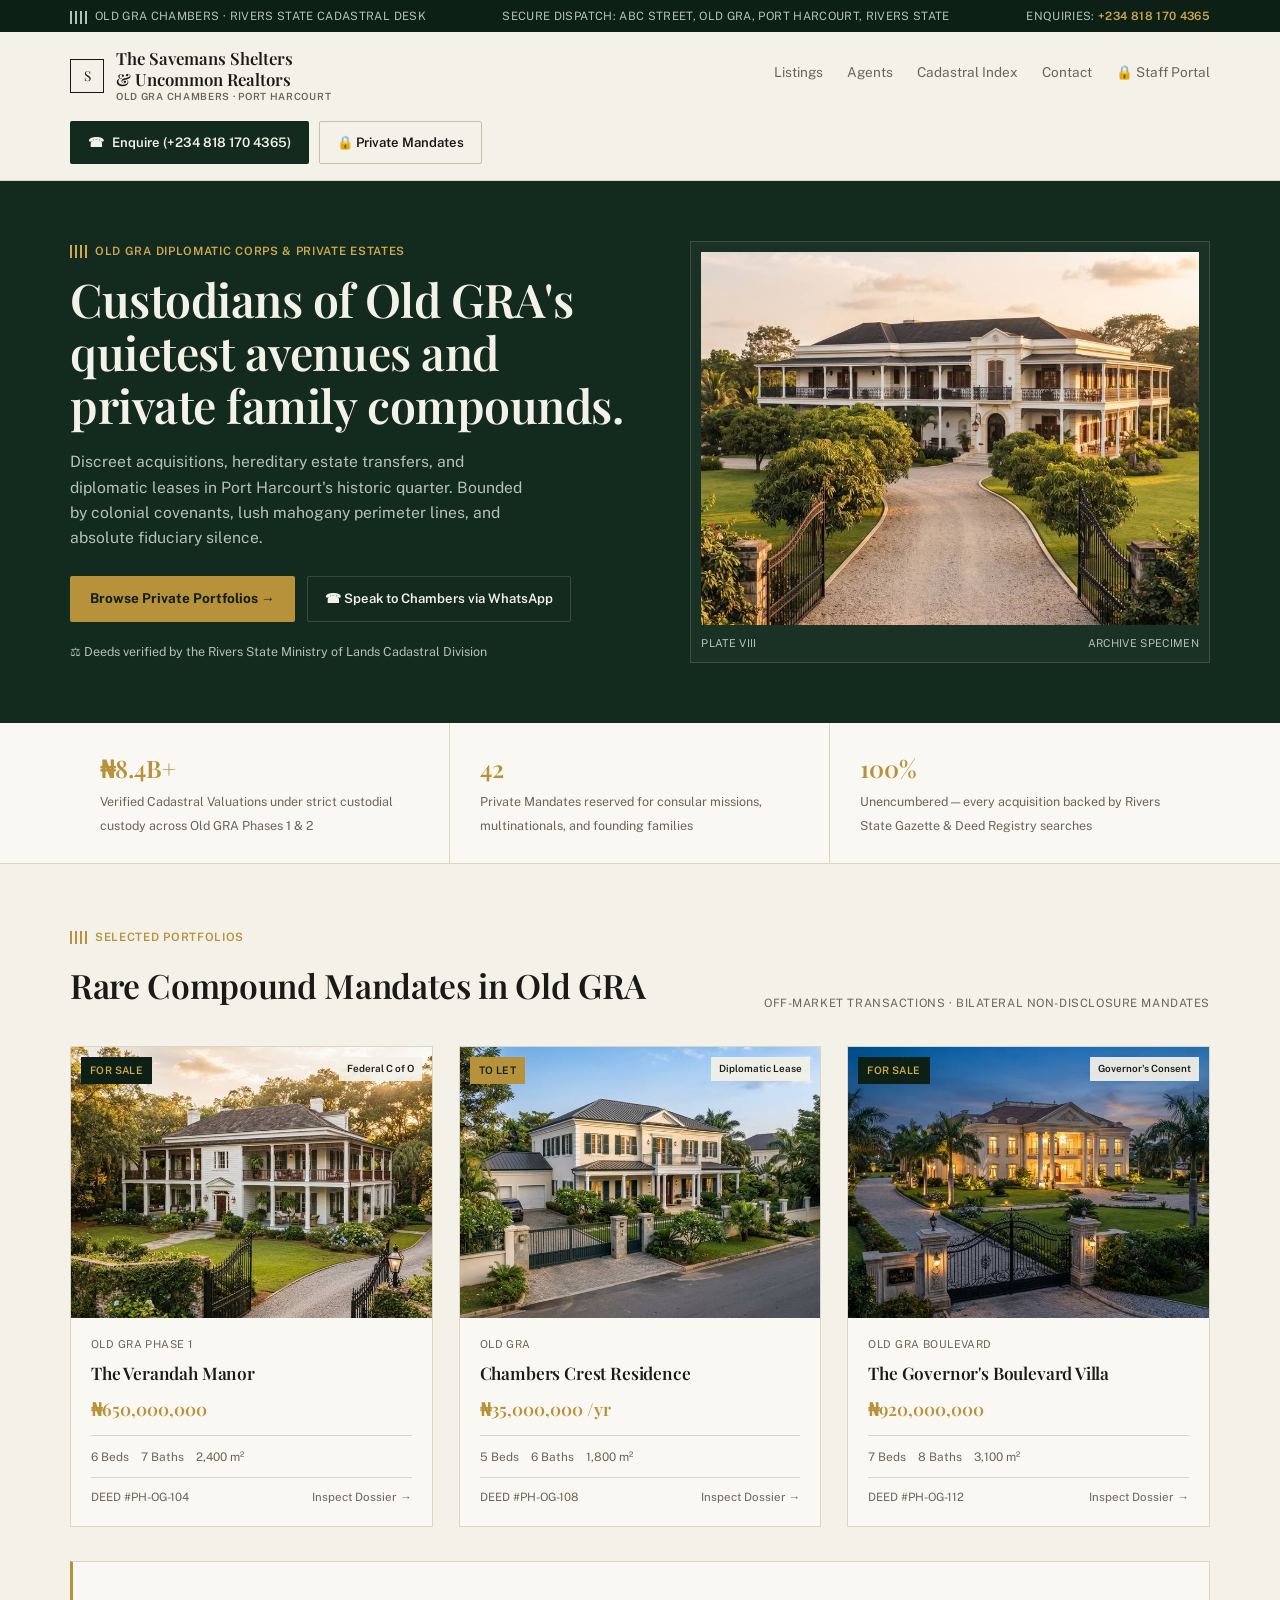
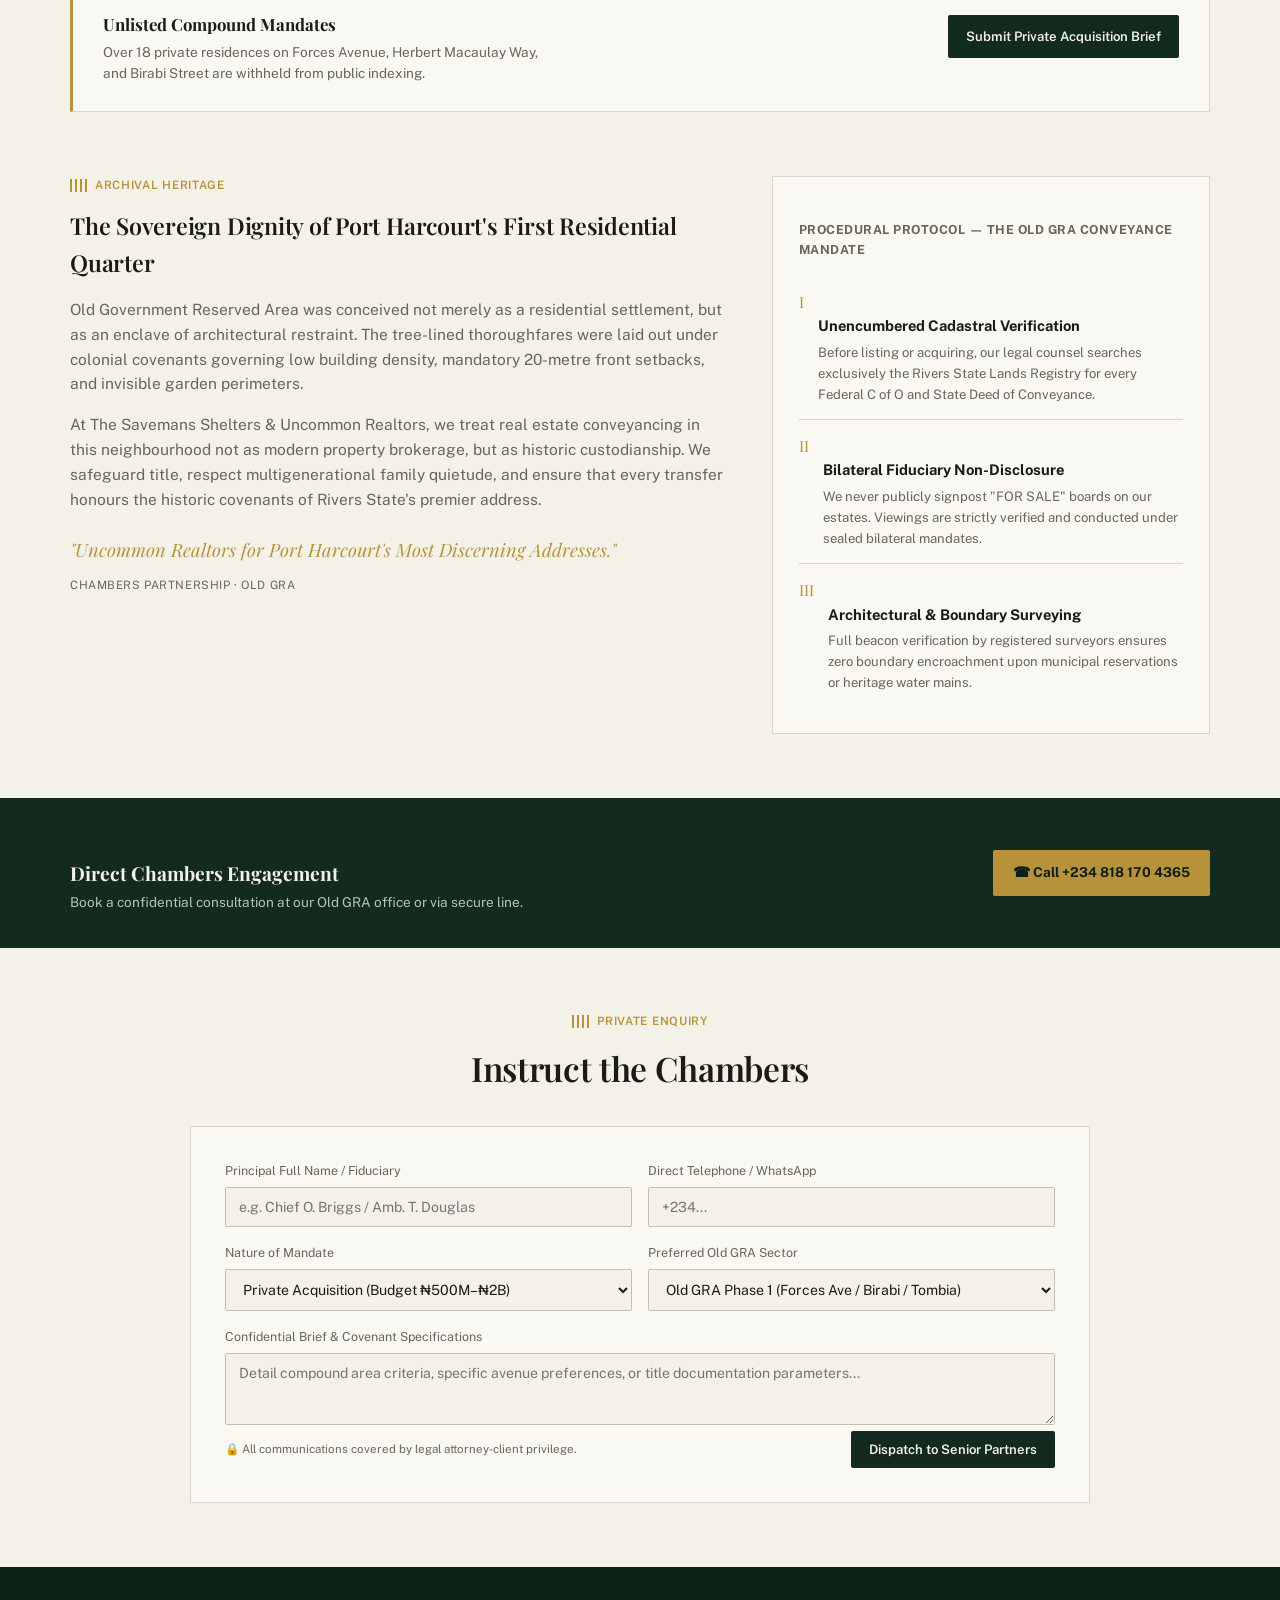
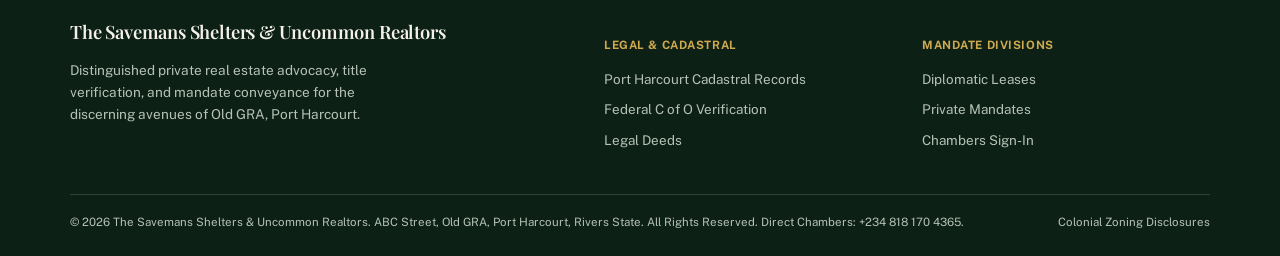
<file: index.html>
<!DOCTYPE html>
<html lang="en">
<head>
<meta charset="UTF-8">
<meta name="viewport" content="width=device-width, initial-scale=1.0">
<title>The Savemans Shelters &amp; Uncommon Realtors — Old GRA Chambers</title>
<link rel="preconnect" href="https://fonts.googleapis.com">
<link rel="preconnect" href="https://fonts.gstatic.com" crossorigin>
<link href="https://fonts.googleapis.com/css2?family=Playfair+Display:ital,wght@0,500;0,600;0,700;1,500&family=Public+Sans:wght@400;500;600;700&display=swap" rel="stylesheet">
<link rel="stylesheet" href="assets/style.css">
</head>
<body>
<div id="app"></div>
<script src="assets/app.js"></script>
<script>renderHome();</script>
</body>
</html>
</file>
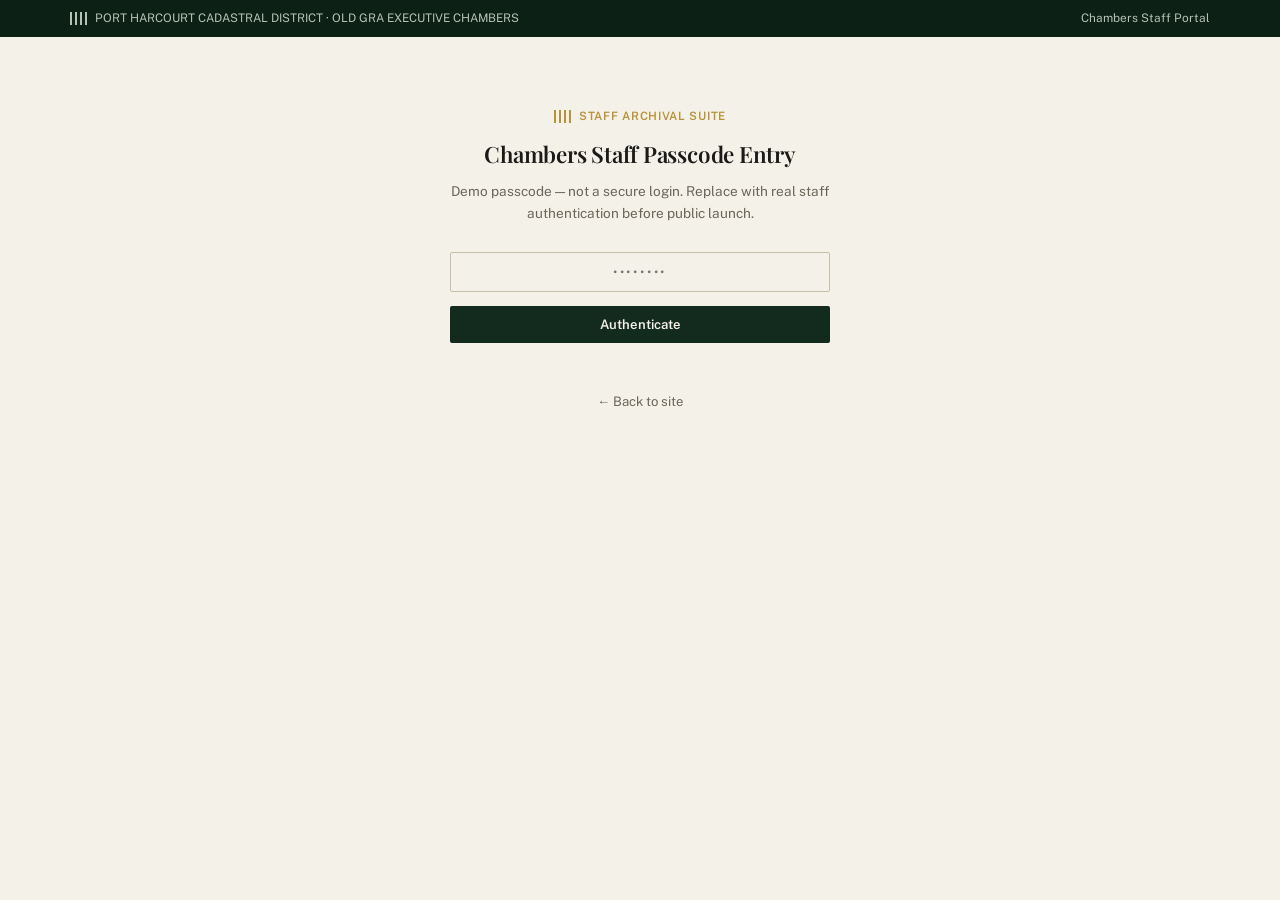
<file: admin-login.html>
<!DOCTYPE html>
<html lang="en">
<head>
<meta charset="UTF-8">
<meta name="viewport" content="width=device-width, initial-scale=1.0">
<title>Staff Portal — The Savemans Shelters &amp; Uncommon Realtors</title>
<link rel="preconnect" href="https://fonts.googleapis.com">
<link rel="preconnect" href="https://fonts.gstatic.com" crossorigin>
<link href="https://fonts.googleapis.com/css2?family=Playfair+Display:ital,wght@0,500;0,600;0,700;1,500&family=Public+Sans:wght@400;500;600;700&display=swap" rel="stylesheet">
<link rel="stylesheet" href="assets/style.css">
</head>
<body>
<div id="app"></div>
<script src="assets/app.js"></script>
<script>
  // Already signed in this session? Skip straight to the dashboard page.
  if(isAdmin()){ location.href = "admin.html"; }
  else { renderAdminLogin(); }
</script>
</body>
</html>
</file>
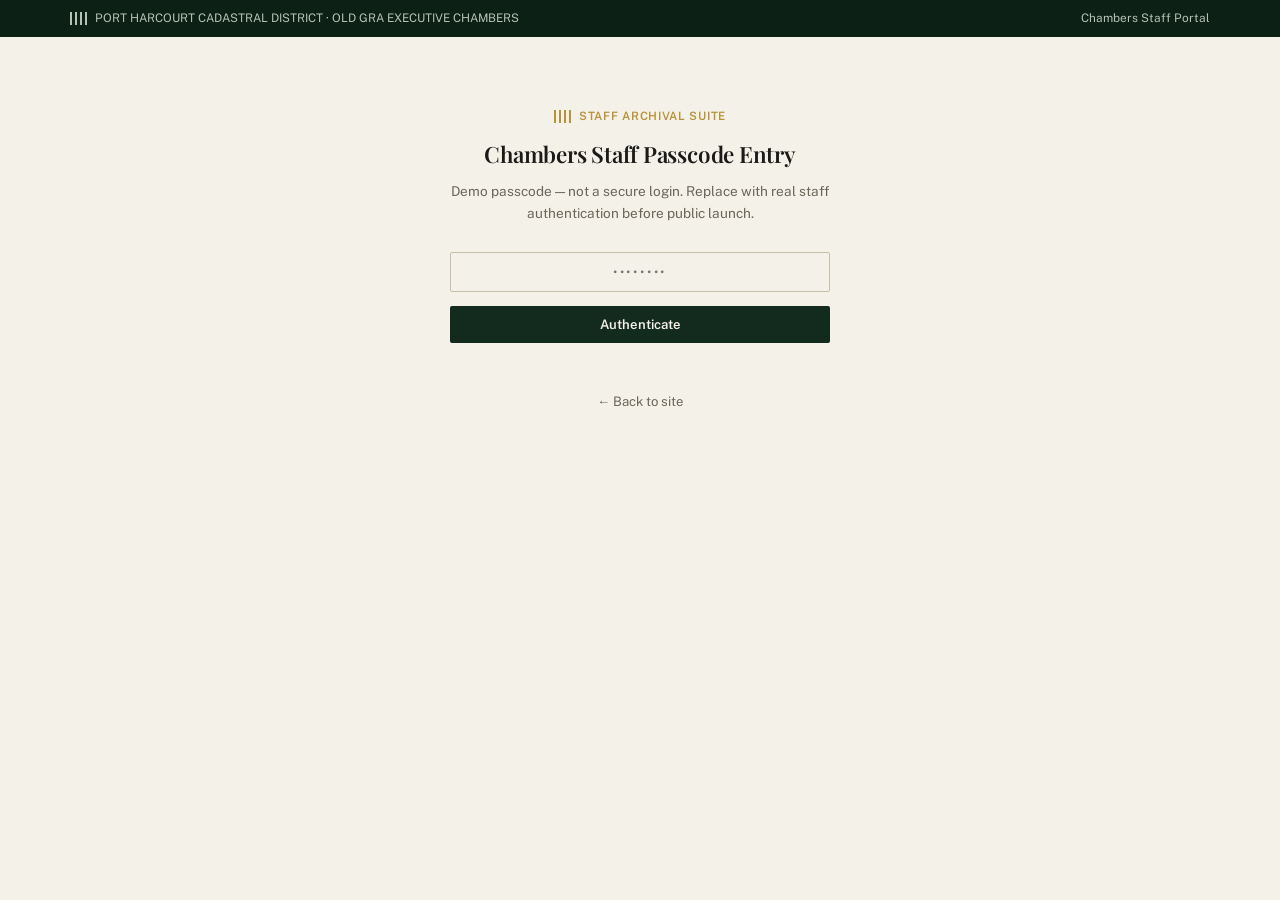
<file: admin.html>
<!DOCTYPE html>
<html lang="en">
<head>
<meta charset="UTF-8">
<meta name="viewport" content="width=device-width, initial-scale=1.0">
<title>Staff Dashboard — The Savemans Shelters &amp; Uncommon Realtors</title>
<link rel="preconnect" href="https://fonts.googleapis.com">
<link rel="preconnect" href="https://fonts.gstatic.com" crossorigin>
<link href="https://fonts.googleapis.com/css2?family=Playfair+Display:ital,wght@0,500;0,600;0,700;1,500&family=Public+Sans:wght@400;500;600;700&display=swap" rel="stylesheet">
<link rel="stylesheet" href="assets/style.css">
</head>
<body>
<div id="app"></div>
<script src="assets/app.js"></script>
<script>
  if(!isAdmin()){
    location.href = "admin-login.html";
  } else {
    var params = new URLSearchParams(location.search);
    var tab = params.get("tab");
    if(tab==="agents"){ renderAdminAgents(); } else { renderAdminListings(); }
  }
</script>
</body>
</html>
</file>
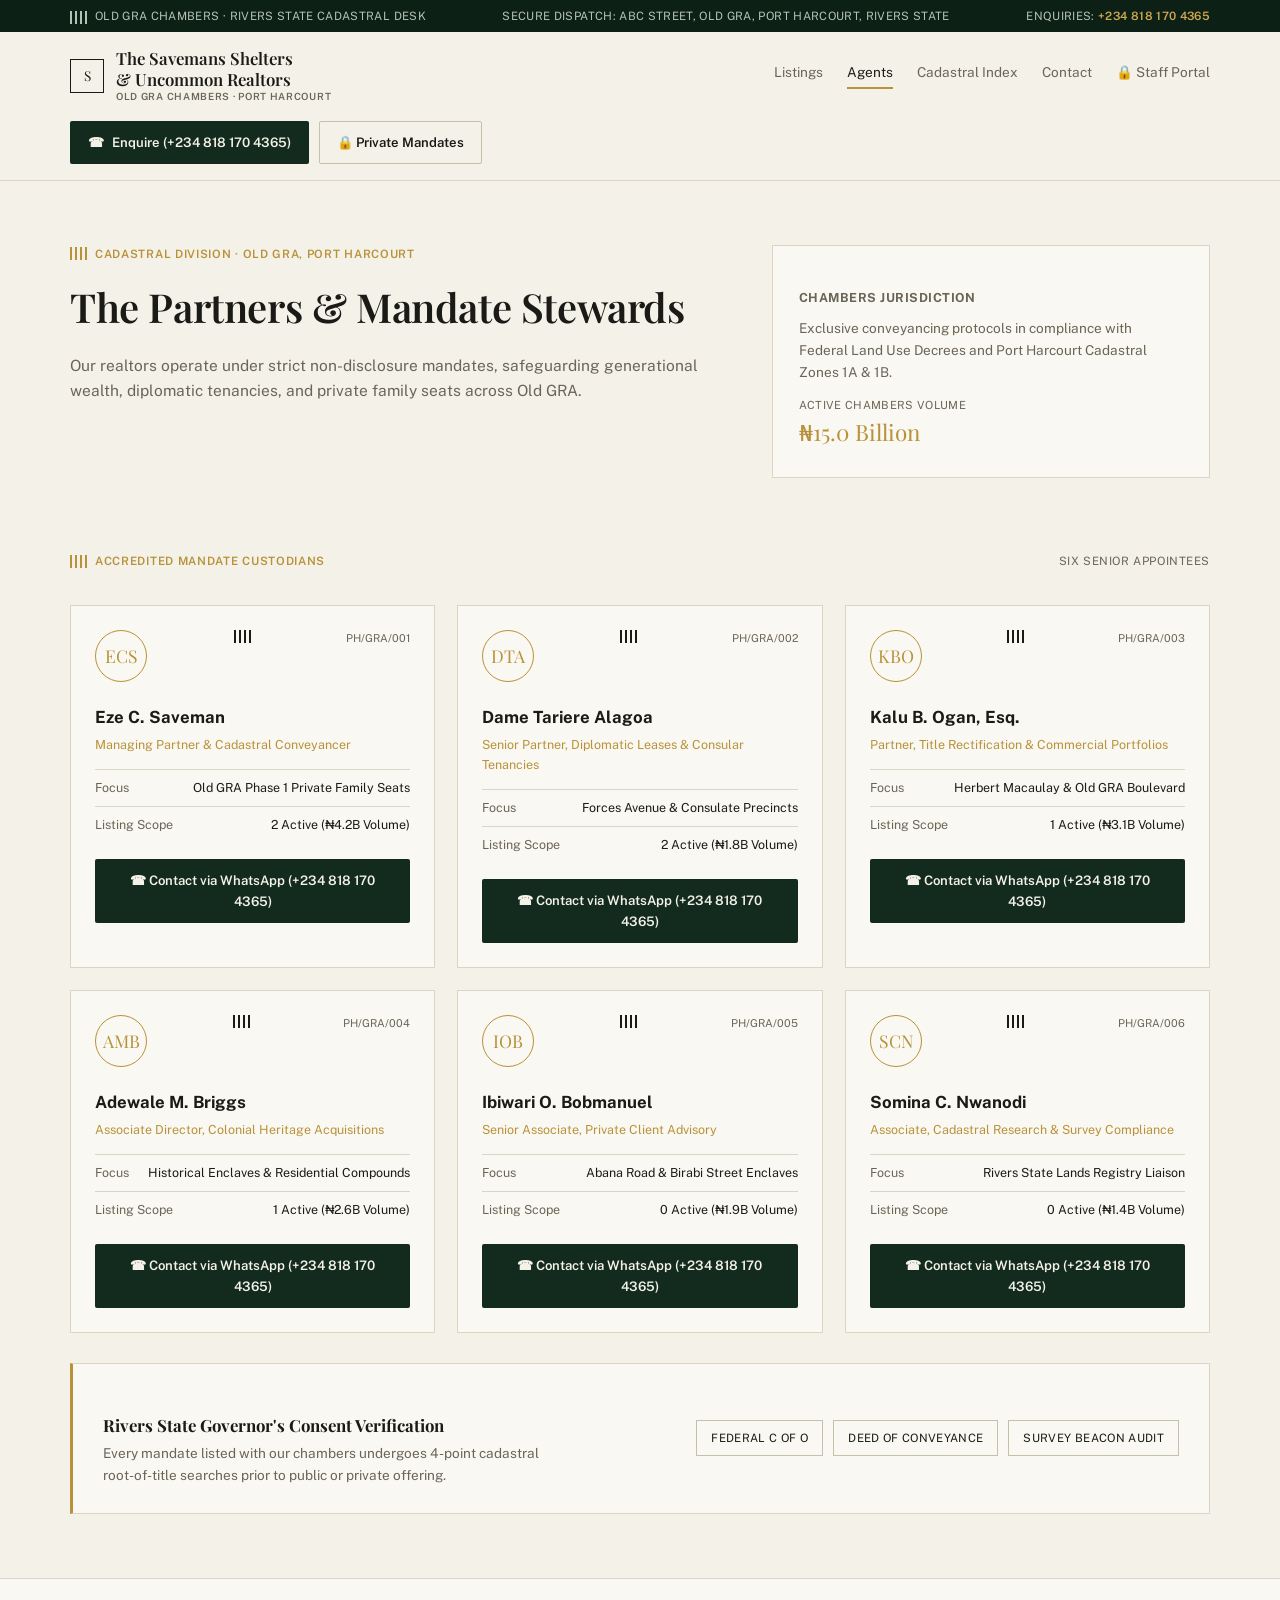
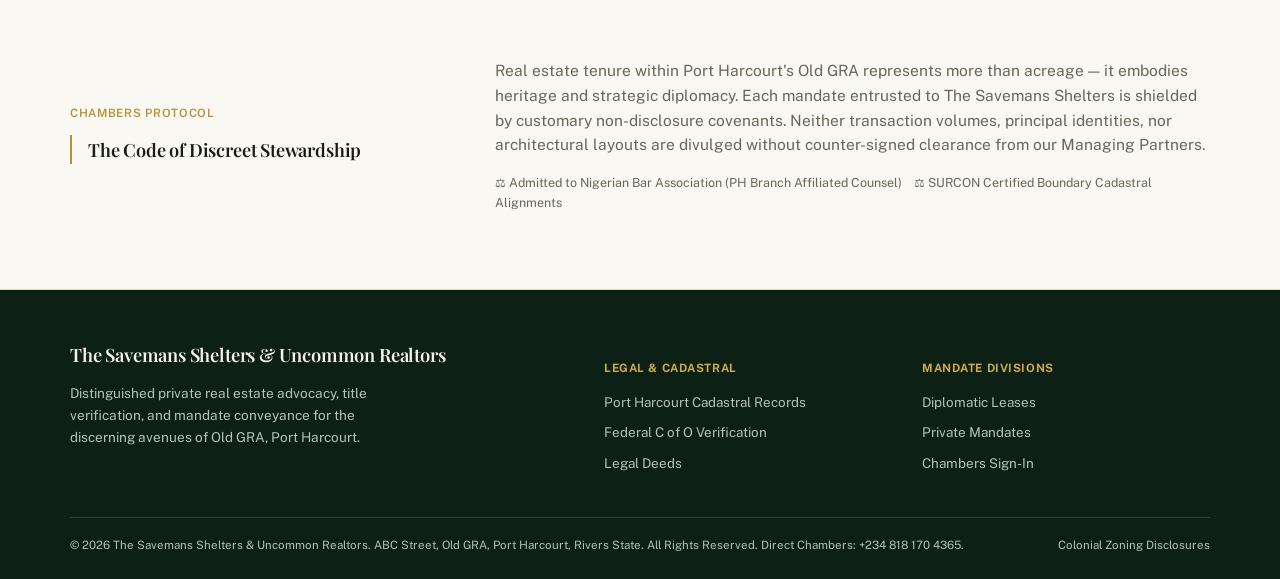
<file: agents.html>
<!DOCTYPE html>
<html lang="en">
<head>
<meta charset="UTF-8">
<meta name="viewport" content="width=device-width, initial-scale=1.0">
<title>Agents — The Savemans Shelters &amp; Uncommon Realtors</title>
<link rel="preconnect" href="https://fonts.googleapis.com">
<link rel="preconnect" href="https://fonts.gstatic.com" crossorigin>
<link href="https://fonts.googleapis.com/css2?family=Playfair+Display:ital,wght@0,500;0,600;0,700;1,500&family=Public+Sans:wght@400;500;600;700&display=swap" rel="stylesheet">
<link rel="stylesheet" href="assets/style.css">
</head>
<body>
<div id="app"></div>
<script src="assets/app.js"></script>
<script>renderAgents();</script>
</body>
</html>
</file>
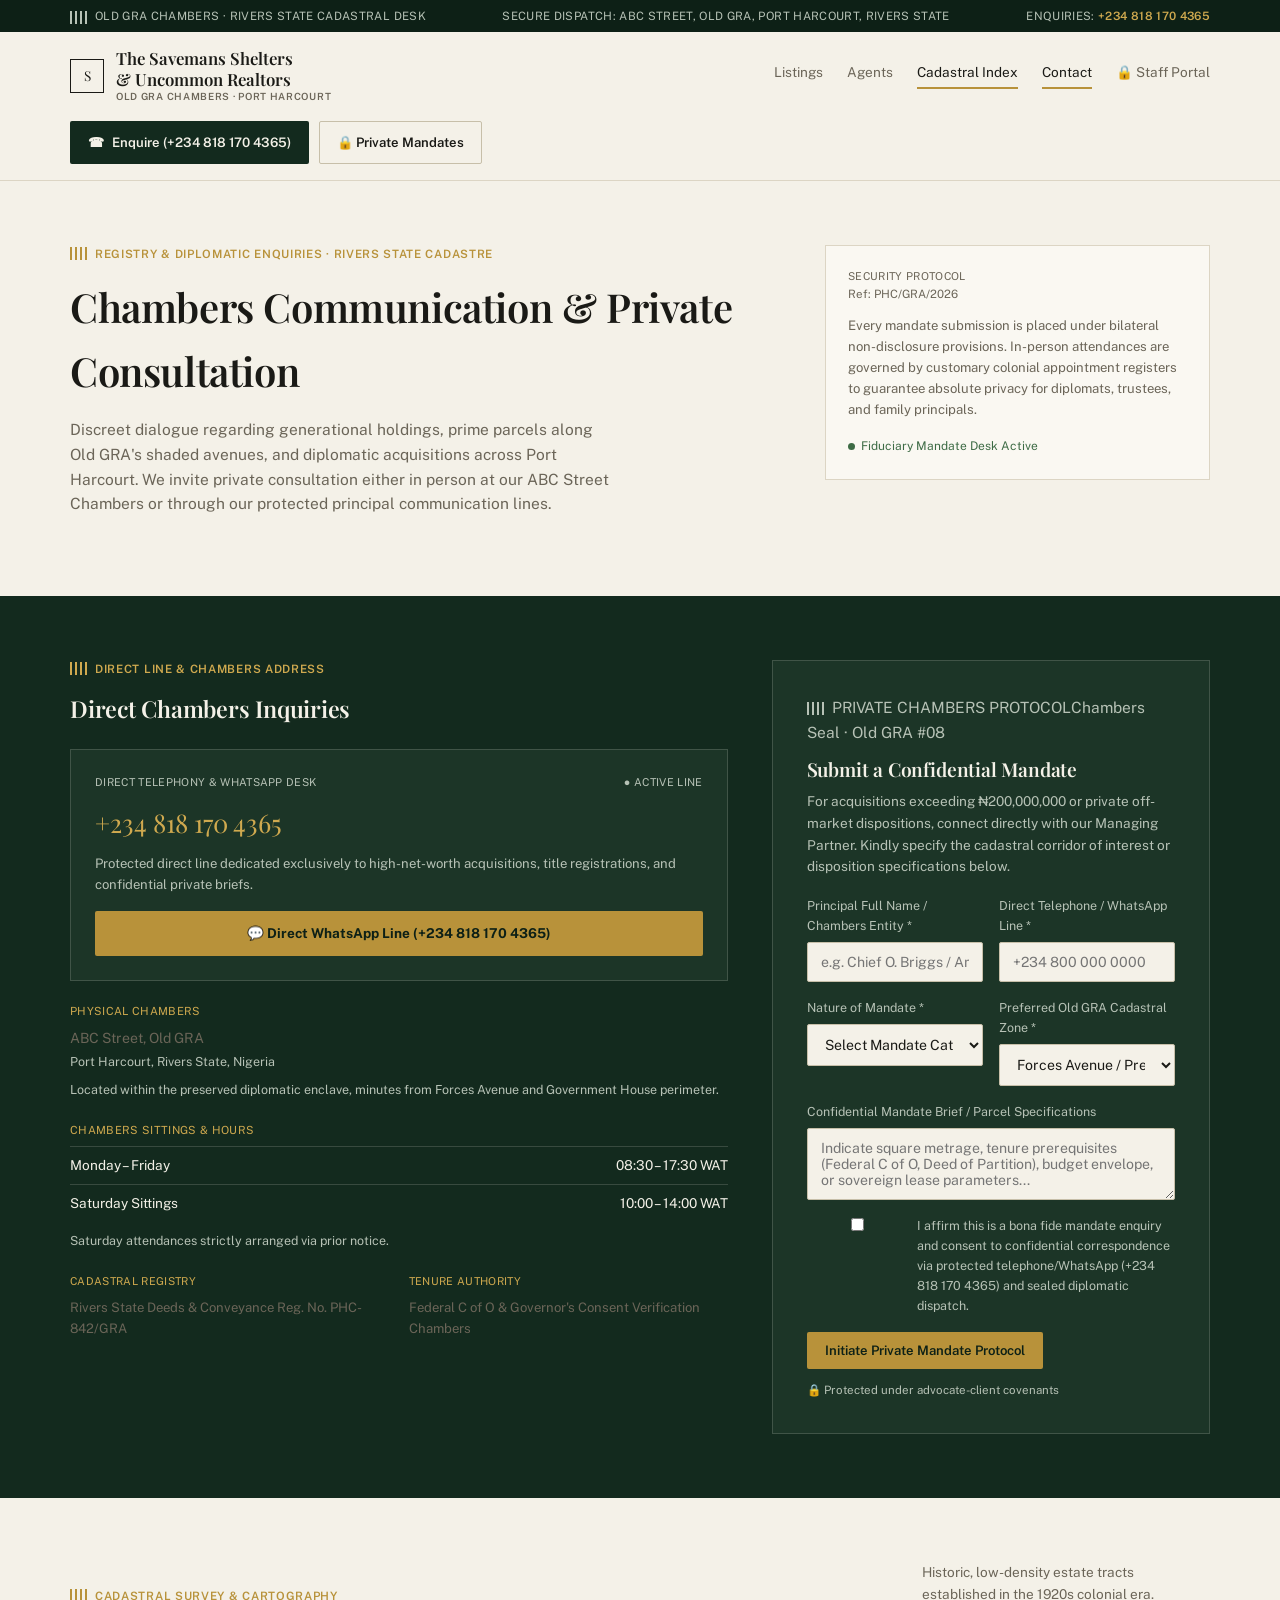
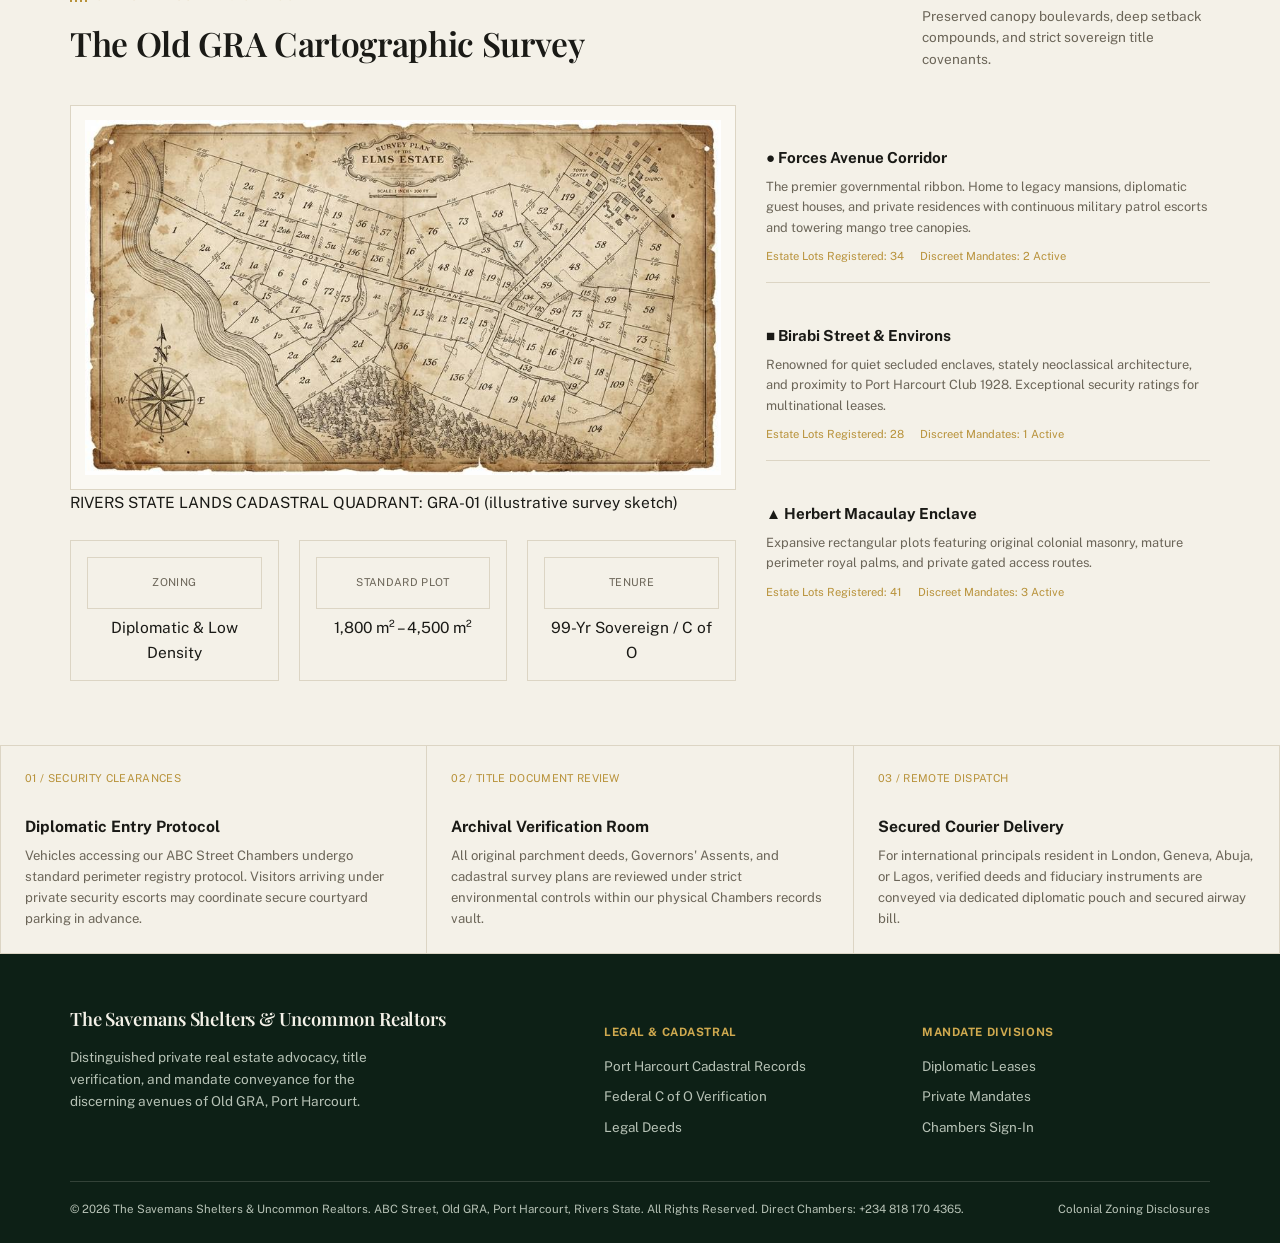
<file: contact.html>
<!DOCTYPE html>
<html lang="en">
<head>
<meta charset="UTF-8">
<meta name="viewport" content="width=device-width, initial-scale=1.0">
<title>Contact — The Savemans Shelters &amp; Uncommon Realtors</title>
<link rel="preconnect" href="https://fonts.googleapis.com">
<link rel="preconnect" href="https://fonts.gstatic.com" crossorigin>
<link href="https://fonts.googleapis.com/css2?family=Playfair+Display:ital,wght@0,500;0,600;0,700;1,500&family=Public+Sans:wght@400;500;600;700&display=swap" rel="stylesheet">
<link rel="stylesheet" href="assets/style.css">
</head>
<body>
<div id="app"></div>
<script src="assets/app.js"></script>
<script>renderContact();</script>
</body>
</html>
</file>
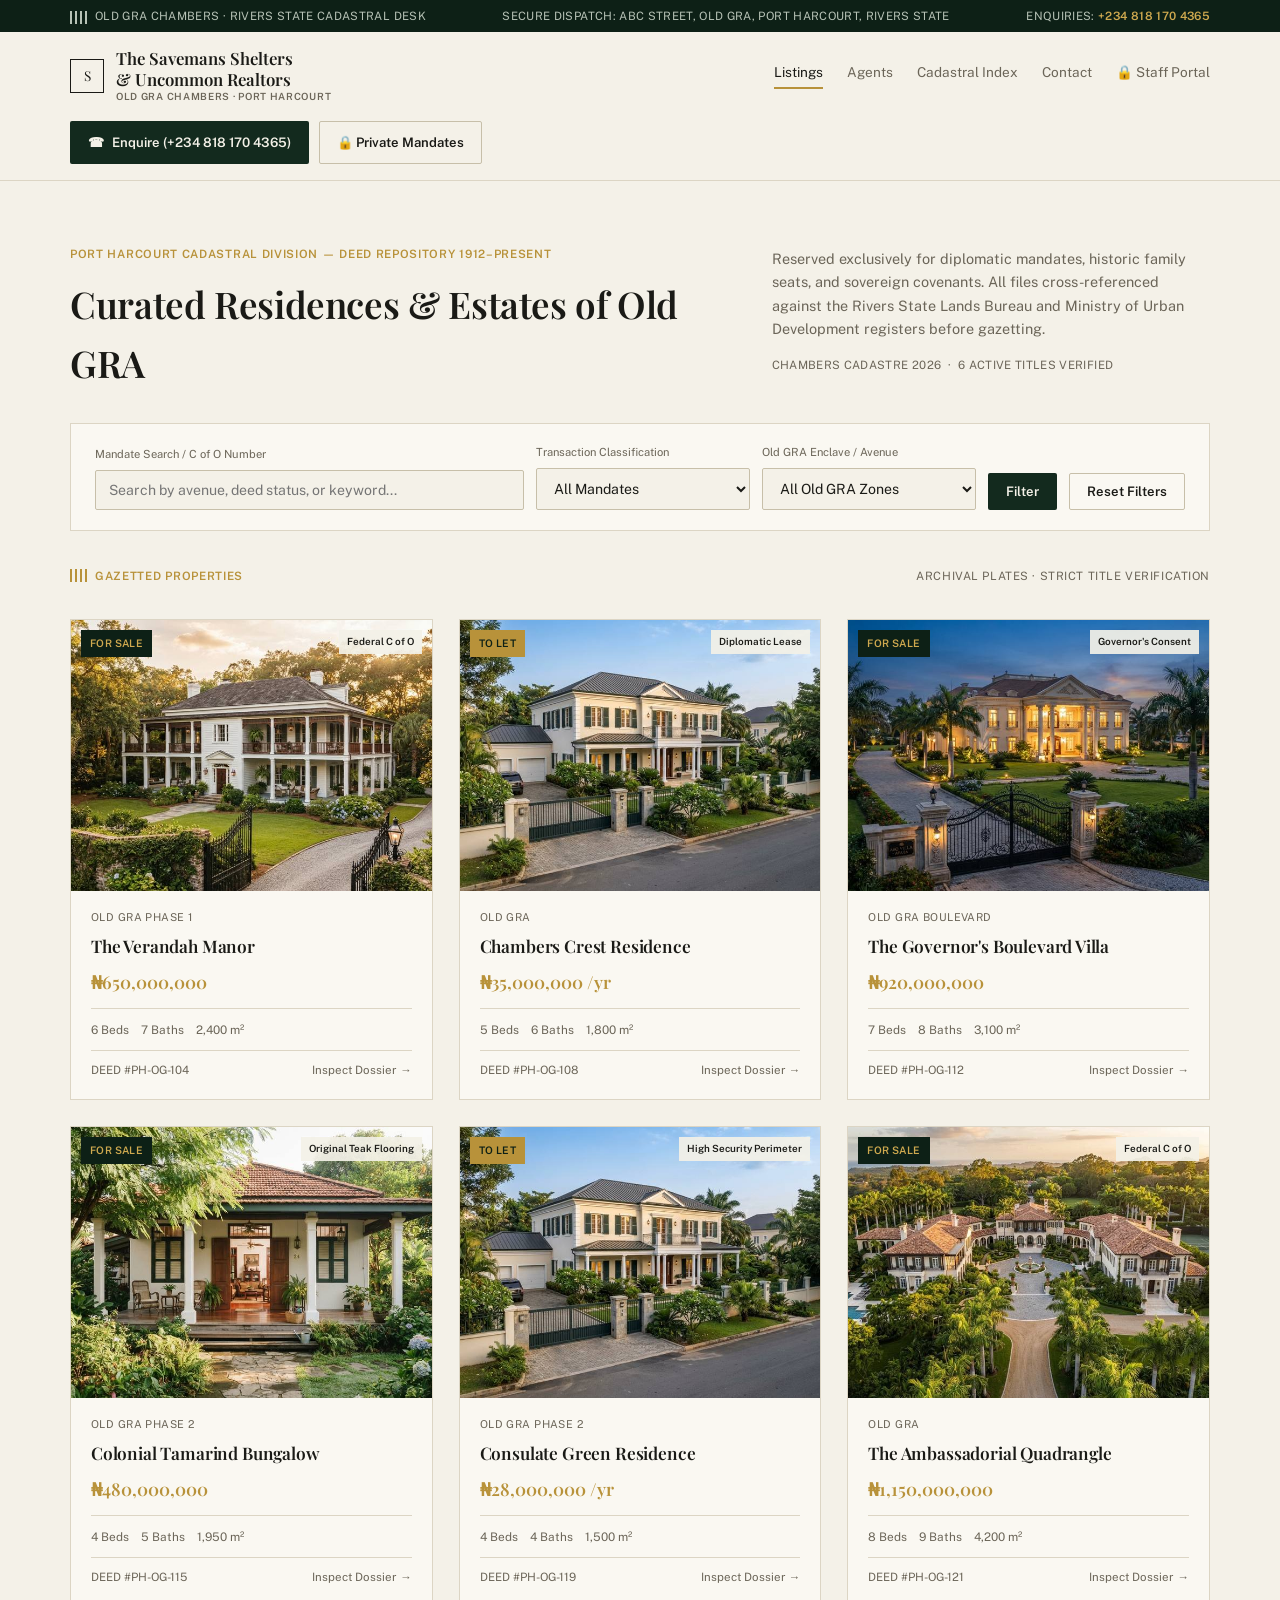
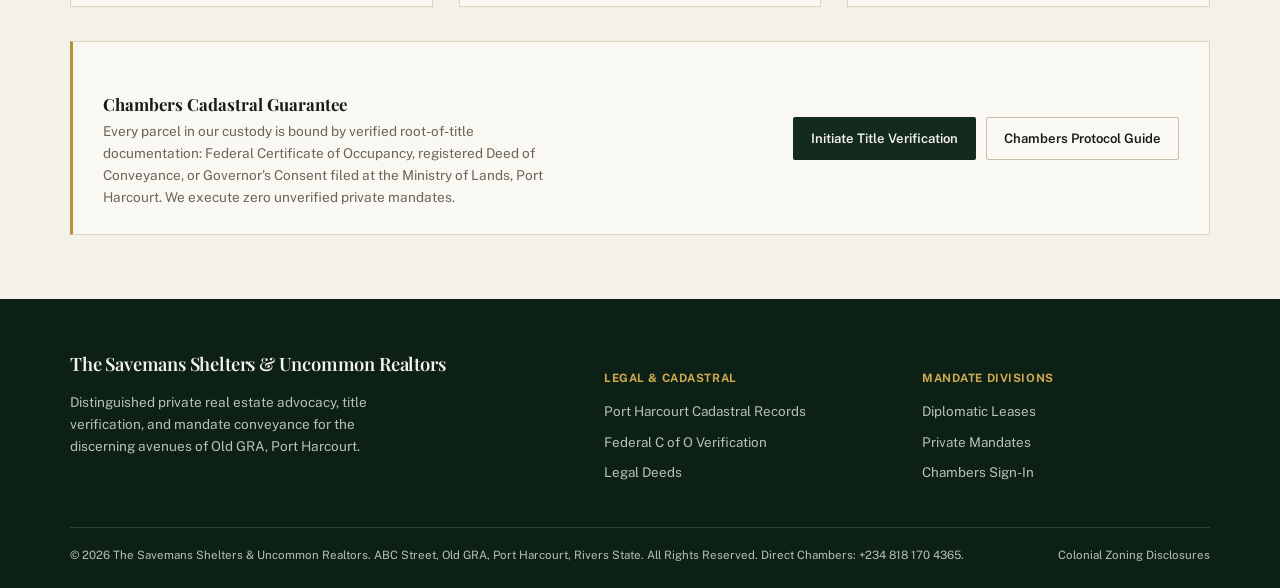
<file: listing.html>
<!DOCTYPE html>
<html lang="en">
<head>
<meta charset="UTF-8">
<meta name="viewport" content="width=device-width, initial-scale=1.0">
<title>Listing Detail — The Savemans Shelters &amp; Uncommon Realtors</title>
<link rel="preconnect" href="https://fonts.googleapis.com">
<link rel="preconnect" href="https://fonts.gstatic.com" crossorigin>
<link href="https://fonts.googleapis.com/css2?family=Playfair+Display:ital,wght@0,500;0,600;0,700;1,500&family=Public+Sans:wght@400;500;600;700&display=swap" rel="stylesheet">
<link rel="stylesheet" href="assets/style.css">
</head>
<body>
<div id="app"></div>
<script src="assets/app.js"></script>
<script>
  var params = new URLSearchParams(location.search);
  var id = params.get("id");
  if(id){ renderListingDetail(id); } else { location.href = "listings.html"; }
</script>
</body>
</html>
</file>
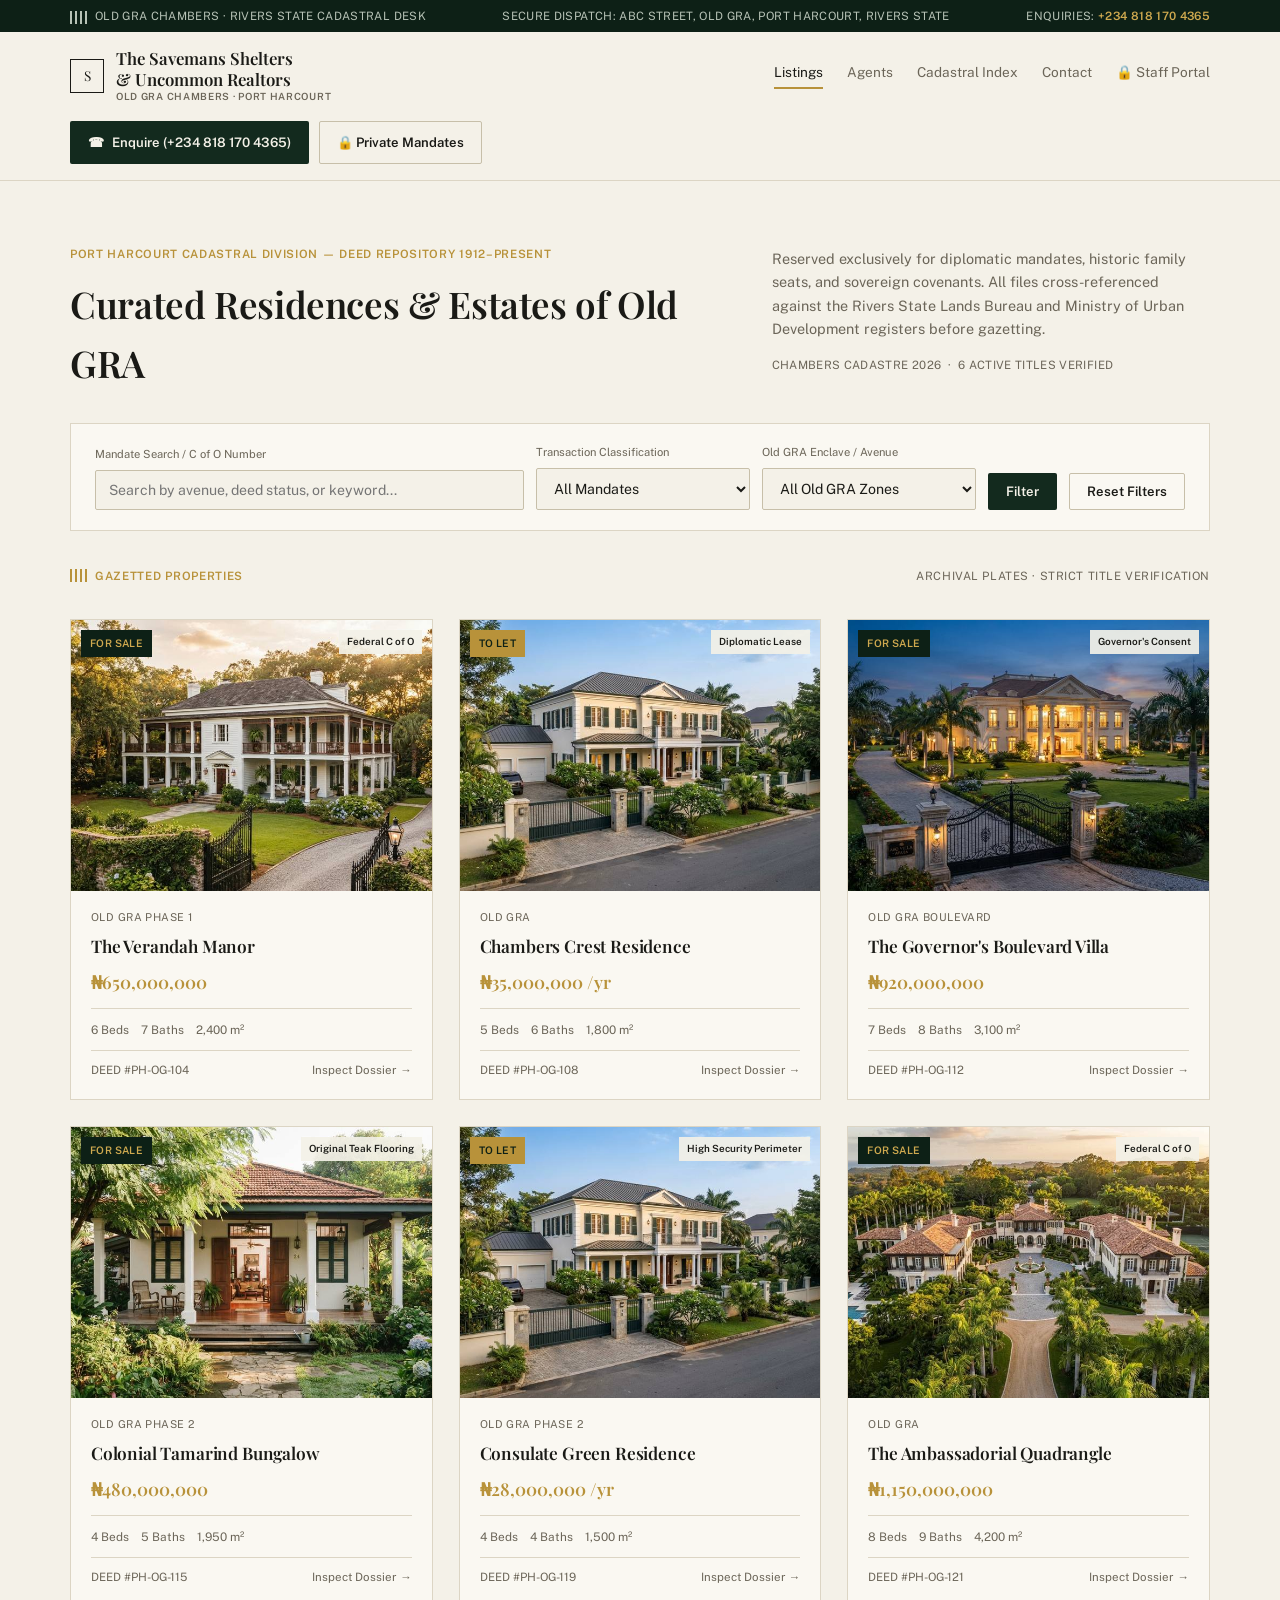
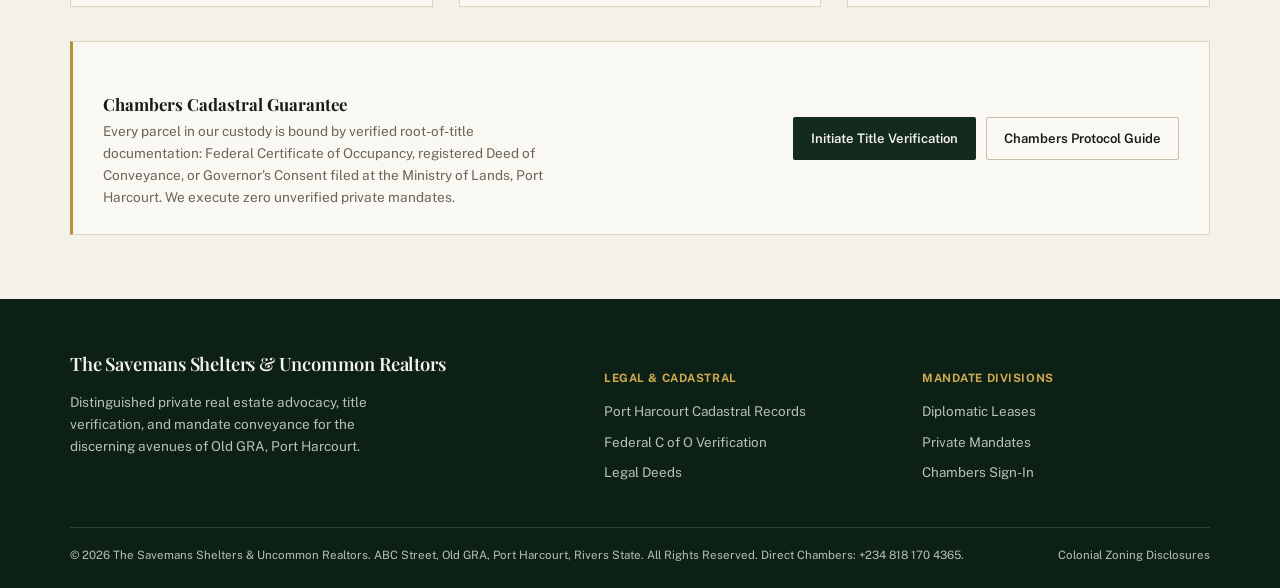
<file: listings.html>
<!DOCTYPE html>
<html lang="en">
<head>
<meta charset="UTF-8">
<meta name="viewport" content="width=device-width, initial-scale=1.0">
<title>Listings — The Savemans Shelters &amp; Uncommon Realtors</title>
<link rel="preconnect" href="https://fonts.googleapis.com">
<link rel="preconnect" href="https://fonts.gstatic.com" crossorigin>
<link href="https://fonts.googleapis.com/css2?family=Playfair+Display:ital,wght@0,500;0,600;0,700;1,500&family=Public+Sans:wght@400;500;600;700&display=swap" rel="stylesheet">
<link rel="stylesheet" href="assets/style.css">
</head>
<body>
<div id="app"></div>
<script src="assets/app.js"></script>
<script>renderListings();</script>
</body>
</html>
</file>
<file: assets/style.css>
:root{
    --ink:#1a1a16; --text-soft:#6b6558;
    --paper:#f4f1e8; --paper-card:#faf8f2;
    --green:#132a1e; --green-2:#1c3527; --green-3:#0d2016;
    --gold:#b8923a; --gold-bright:#cfa94f;
    --line:#dcd5c4; --line-strong:#c7bfa9;
    --on-dark:#f4f1e8; --on-dark-soft:#b7c2b6; --on-dark-line:rgba(244,241,232,0.16);
    --bg:var(--paper); --text:var(--ink); --surface:var(--paper-card);
    --status-ok:#3d6b45; --status-warn:#a4772c; --status-danger:#a3403a;
  }
  @media (prefers-color-scheme: dark){
    :root:not([data-theme="light"]){
      --bg:#0e1712; --text:#eae6da; --text-soft:#a7ad9f; --surface:#162019;
      --line:rgba(234,230,218,0.14); --line-strong:rgba(234,230,218,0.24);
    }
  }
  :root[data-theme="dark"]{
    --bg:#0e1712; --text:#eae6da; --text-soft:#a7ad9f; --surface:#162019;
    --line:rgba(234,230,218,0.14); --line-strong:rgba(234,230,218,0.24);
  }
  *{box-sizing:border-box;}
  body{margin:0;background:var(--bg);color:var(--text);font-family:"Public Sans",sans-serif;font-size:15.5px;line-height:1.6;-webkit-font-smoothing:antialiased;}
  h1,h2,h3{font-family:"Playfair Display",Georgia,serif;font-weight:600;margin:0;letter-spacing:-0.01em;}
  a{color:inherit;} img,svg{max-width:100%;}
  .wrap{max-width:1200px;margin:0 auto;padding:0 30px;}
  .pipe{display:inline-flex;gap:3px;margin-right:8px;vertical-align:middle;}
  .pipe span{display:block;width:2px;height:13px;background:currentColor;}
  .eyebrow{display:flex;align-items:center;gap:0;font-size:.72rem;letter-spacing:.06em;color:var(--gold);text-transform:uppercase;font-weight:600;margin-bottom:12px;}

  /* utility ticker */
  .ticker{background:var(--green-3);color:var(--on-dark-soft);font-size:.72rem;letter-spacing:.03em;}
  .ticker .wrap{display:flex;justify-content:space-between;align-items:center;padding:7px 30px;flex-wrap:wrap;gap:6px;}
  .ticker b{color:var(--gold-bright);font-weight:600;}

  /* header */
  header{background:var(--bg);border-bottom:1px solid var(--line);position:sticky;top:0;z-index:50;}
  .header-inner{display:flex;align-items:center;justify-content:space-between;padding-top:16px;padding-bottom:16px;gap:18px;flex-wrap:wrap;}
  .brand{display:flex;align-items:center;gap:12px;text-decoration:none;cursor:pointer;}
  .brand-mark{width:34px;height:34px;border:1.5px solid var(--text);display:flex;align-items:center;justify-content:center;font-family:"Playfair Display",serif;font-size:.85rem;flex-shrink:0;}
  .brand-name{font-family:"Playfair Display",serif;font-size:1.05rem;font-weight:600;line-height:1.2;}
  .brand-name small{display:block;font-family:"Public Sans",sans-serif;font-size:.62rem;font-weight:600;letter-spacing:.07em;color:var(--text-soft);text-transform:uppercase;margin-top:2px;}
  nav{display:flex;gap:24px;align-items:center;}
  nav a{text-decoration:none;font-size:.85rem;color:var(--text-soft);cursor:pointer;padding-bottom:3px;border-bottom:2px solid transparent;white-space:nowrap;}
  nav a:hover,nav a.active{color:var(--text);border-color:var(--gold);}
  .header-ctas{display:flex;gap:10px;align-items:center;}
  .menu-btn{display:none;background:none;border:1px solid var(--line-strong);border-radius:2px;width:40px;height:40px;align-items:center;justify-content:center;cursor:pointer;color:var(--text);flex-shrink:0;}
  .menu-btn svg{width:20px;height:20px;}
  .mobile-nav{display:none;flex-direction:column;border-top:1px solid var(--line);background:var(--bg);}
  .mobile-nav.open{display:flex;}
  .mobile-nav a{padding:15px 30px;text-decoration:none;color:var(--text);font-size:.92rem;border-bottom:1px solid var(--line);cursor:pointer;}
  .mobile-nav a.active{color:var(--gold);}
  .btn-dark{background:var(--green);color:var(--on-dark);padding:11px 18px;border-radius:2px;text-decoration:none;font-size:.82rem;font-weight:600;border:none;cursor:pointer;font-family:"Public Sans",sans-serif;display:inline-flex;align-items:center;justify-content:center;gap:8px;text-align:center;}
  .btn-dark:hover{background:var(--green-2);}
  .btn-outline{border:1px solid var(--line-strong);color:var(--text);padding:10px 17px;border-radius:2px;text-decoration:none;font-size:.82rem;font-weight:600;background:transparent;cursor:pointer;font-family:"Public Sans",sans-serif;display:inline-flex;align-items:center;justify-content:center;gap:8px;text-align:center;}
  .btn-outline:hover{border-color:var(--gold);}
  .btn-gold{background:var(--gold);color:var(--green-3);padding:12px 20px;border-radius:2px;text-decoration:none;font-size:.85rem;font-weight:700;border:none;cursor:pointer;font-family:"Public Sans",sans-serif;display:inline-flex;align-items:center;gap:8px;}
  .btn-gold:hover{background:var(--gold-bright);}
  @media (max-width:980px){
    nav{display:none;}
    .header-ctas .btn-outline{display:none;}
    .header-ctas .btn-dark{padding:10px 12px;font-size:.75rem;}
    .menu-btn{display:flex;}
  }
  @media (max-width:480px){
    .header-ctas .btn-dark span.full-label{display:none;}
  }

  section,.page-section{padding-top:64px;padding-bottom:64px;}
  .section-head{max-width:64ch;margin-bottom:36px;}
  .section-head h2{font-size:clamp(1.5rem,3vw,2.1rem);}
  .section-head p{color:var(--text-soft);margin-top:12px;font-size:.98rem;}
  .section-head-row{display:flex;justify-content:space-between;align-items:flex-end;gap:20px;flex-wrap:wrap;margin-bottom:34px;}
  .section-head-row .side{font-size:.72rem;letter-spacing:.05em;color:var(--text-soft);text-transform:uppercase;}

  /* hero (home) */
  .hero{background:var(--green);color:var(--on-dark);padding:60px 0;}
  .hero .eyebrow{color:var(--gold-bright);}
  .hero-inner{display:grid;grid-template-columns:1.05fr .95fr;gap:46px;align-items:center;}
  .hero h1{font-size:clamp(2rem,4vw,2.9rem);line-height:1.14;margin-bottom:18px;}
  .hero-sub{color:var(--on-dark-soft);max-width:46ch;margin-bottom:26px;font-size:.98rem;}
  .hero-actions{display:flex;gap:12px;flex-wrap:wrap;margin-bottom:20px;}
  .hero-note{display:flex;align-items:center;gap:8px;color:var(--on-dark-soft);font-size:.78rem;}
  .archive-plate{border:1px solid var(--on-dark-line);padding:10px;background:rgba(244,241,232,0.03);}
  .archive-plate .art-box{background:var(--green-2);color:var(--gold-bright);aspect-ratio:4/3;overflow:hidden;}
  .archive-plate .art-box img{width:100%;height:100%;object-fit:cover;display:block;}
  .archive-plate .art-box svg{padding:16px;box-sizing:border-box;}
  .archive-plate .cap{display:flex;justify-content:space-between;padding-top:10px;font-size:.68rem;color:var(--on-dark-soft);letter-spacing:.03em;}
  @media (max-width:900px){.hero-inner{grid-template-columns:1fr;} .hero-art{order:-1;max-width:340px;margin:0 auto;}}

  .stat-strip{border-bottom:1px solid var(--line);background:var(--surface);}
  .stat-cols{display:grid;grid-template-columns:repeat(3,1fr);}
  .stat-cols div{padding:26px 30px;border-right:1px solid var(--line);}
  .stat-cols div:last-child{border-right:none;}
  .stat-cols strong{display:block;font-family:"Playfair Display",serif;font-size:1.5rem;color:var(--gold);font-weight:600;}
  .stat-cols span{font-size:.78rem;color:var(--text-soft);}
  @media (max-width:760px){.stat-cols{grid-template-columns:1fr;} .stat-cols div{border-right:none;border-bottom:1px solid var(--line);}}

  /* listing cards */
  .listing-grid{display:grid;grid-template-columns:repeat(3,1fr);gap:26px;}
  .listing-card{background:var(--surface);border:1px solid var(--line);text-decoration:none;color:var(--text);display:flex;flex-direction:column;cursor:pointer;transition:border-color .15s;}
  .listing-card:hover{border-color:var(--gold);}
  .listing-img{position:relative;aspect-ratio:4/3;background:var(--green);display:flex;align-items:center;justify-content:center;color:var(--gold-bright);overflow:hidden;}
  .listing-img svg{width:60%;height:60%;}
  .listing-img img{width:100%;height:100%;object-fit:cover;display:block;}
  .listing-flag{position:absolute;top:10px;left:10px;background:var(--green-3);color:var(--gold-bright);font-size:.65rem;letter-spacing:.04em;padding:5px 9px;font-weight:600;text-transform:uppercase;}
  .listing-flag.let{background:var(--gold);color:var(--green-3);}
  .listing-badge{position:absolute;top:10px;right:10px;background:rgba(244,241,232,0.92);color:var(--ink);font-size:.62rem;padding:4px 8px;font-weight:600;}
  .listing-body{padding:18px 20px 20px;display:flex;flex-direction:column;flex:1;}
  .listing-loc{font-size:.68rem;letter-spacing:.04em;color:var(--text-soft);text-transform:uppercase;margin-bottom:6px;}
  .listing-body h3{font-size:1.08rem;margin-bottom:8px;}
  .listing-price{font-family:"Playfair Display",serif;color:var(--gold);font-size:1.1rem;font-weight:600;margin-bottom:12px;}
  .listing-specs{display:flex;gap:12px;font-size:.74rem;color:var(--text-soft);border-top:1px solid var(--line);padding-top:12px;margin-top:auto;flex-wrap:wrap;}
  .listing-footer{display:flex;justify-content:space-between;align-items:center;font-size:.72rem;color:var(--text-soft);margin-top:10px;padding-top:10px;border-top:1px solid var(--line);}
  @media (max-width:900px){.listing-grid{grid-template-columns:1fr 1fr;}}
  @media (max-width:620px){.listing-grid{grid-template-columns:1fr;}}

  .unlisted-banner{display:flex;justify-content:space-between;align-items:center;gap:20px;background:var(--surface);border:1px solid var(--line);border-left:3px solid var(--gold);padding:26px 30px;margin-top:34px;flex-wrap:wrap;}
  .unlisted-banner h4{font-family:"Playfair Display",serif;font-size:1.05rem;margin-bottom:4px;}
  .unlisted-banner p{font-size:.85rem;color:var(--text-soft);max-width:56ch;margin:0;}

  /* heritage / two col */
  .two-col{display:grid;grid-template-columns:1.2fr .8fr;gap:44px;align-items:start;}
  .two-col p{color:var(--text-soft);margin:0 0 16px;}
  .protocol-box{background:var(--surface);border:1px solid var(--line);padding:26px;}
  .protocol-box h4{font-family:"Public Sans",sans-serif;font-size:.78rem;letter-spacing:.04em;text-transform:uppercase;color:var(--text-soft);margin-bottom:16px;}
  .protocol-item{display:flex;gap:14px;padding:14px 0;border-top:1px solid var(--line);}
  .protocol-item:first-of-type{border-top:none;}
  .protocol-item .n{font-family:"Playfair Display",serif;color:var(--gold);font-size:.95rem;}
  .protocol-item h5{font-size:.92rem;margin-bottom:4px;}
  .protocol-item p{font-size:.82rem;color:var(--text-soft);margin:0;}
  @media (max-width:860px){.two-col{grid-template-columns:1fr;}}

  .quote-band{background:var(--surface);border-top:1px solid var(--line);border-bottom:1px solid var(--line);padding:50px 0;text-align:center;}
  .quote-band blockquote{font-family:"Playfair Display",serif;font-style:italic;font-size:1.5rem;max-width:20ch;margin:0 auto 14px;line-height:1.35;}
  .quote-band cite{font-size:.72rem;letter-spacing:.05em;color:var(--text-soft);text-transform:uppercase;font-style:normal;}

  .cta-band{background:var(--green);color:var(--on-dark);}
  .cta-band .wrap{display:flex;justify-content:space-between;align-items:center;padding:34px 30px;flex-wrap:wrap;gap:16px;}
  .cta-band h4{font-family:"Playfair Display",serif;font-size:1.2rem;margin-bottom:4px;}
  .cta-band p{color:var(--on-dark-soft);font-size:.85rem;margin:0;}

  /* forms */
  .form-panel{background:var(--surface);border:1px solid var(--line);padding:34px;}
  .form-grid{display:grid;grid-template-columns:1fr 1fr;gap:16px;min-width:0;}
  @media (max-width:640px){.form-grid{grid-template-columns:1fr;}}
  .form-grid .full{grid-column:1/-1;}
  label{display:flex;flex-direction:column;gap:6px;font-size:.78rem;color:var(--text-soft);min-width:0;}
  input,select,textarea{font-family:"Public Sans",sans-serif;font-size:.88rem;padding:11px 13px;border:1px solid var(--line-strong);border-radius:2px;background:var(--bg);color:var(--text);width:100%;min-width:0;max-width:100%;}
  textarea{resize:vertical;}
  .check-row{display:flex;align-items:flex-start;gap:10px;font-size:.78rem;color:var(--text-soft);margin:16px 0;}
  .form-foot{display:flex;justify-content:space-between;align-items:center;flex-wrap:wrap;gap:12px;margin-top:6px;}
  .form-note{font-size:.72rem;color:var(--text-soft);display:flex;align-items:center;gap:6px;}

  /* footer */
  footer{background:var(--green-3);color:var(--on-dark-soft);padding:50px 0 24px;}
  .footer-grid{display:grid;grid-template-columns:1.4fr .8fr .8fr;gap:30px;margin-bottom:34px;}
  .footer-grid h5{color:var(--gold-bright);font-size:.72rem;letter-spacing:.05em;text-transform:uppercase;margin-bottom:14px;}
  .footer-grid a{display:block;text-decoration:none;color:var(--on-dark-soft);font-size:.84rem;margin-bottom:9px;cursor:pointer;}
  .footer-grid a:hover{color:var(--on-dark);}
  .footer-brand h3{color:var(--on-dark);font-size:1.15rem;margin-bottom:10px;}
  .footer-brand p{font-size:.85rem;max-width:42ch;margin-bottom:14px;}
  .footer-bottom{border-top:1px solid var(--on-dark-line);padding-top:18px;display:flex;justify-content:space-between;font-size:.72rem;flex-wrap:wrap;gap:8px;}
  @media (max-width:800px){.footer-grid{grid-template-columns:1fr;}}

  /* listings page */
  .filter-panel{background:var(--surface);border:1px solid var(--line);padding:20px 24px;display:grid;grid-template-columns:2fr 1fr 1fr auto auto;gap:12px;align-items:end;margin-bottom:36px;}
  .filter-panel label{font-size:.7rem;}
  @media (max-width:900px){.filter-panel{grid-template-columns:1fr 1fr;}}

  /* detail page */
  .detail-top{display:flex;justify-content:space-between;align-items:center;padding:16px 0;border-bottom:1px solid var(--line);font-size:.78rem;color:var(--text-soft);flex-wrap:wrap;gap:10px;}
  .detail-top a{text-decoration:none;color:var(--text-soft);cursor:pointer;}
  .detail-top a:hover{color:var(--text);}
  .plate-main{position:relative;aspect-ratio:16/9;background:var(--green);color:var(--gold-bright);display:flex;align-items:center;justify-content:center;margin:28px 0 10px;}
  .plate-main svg{width:38%;}
  .plate-main img{width:100%;height:100%;object-fit:cover;display:block;}
  .plate-cap{position:absolute;bottom:0;left:0;right:0;background:rgba(13,32,22,0.85);color:var(--on-dark);font-size:.72rem;letter-spacing:.03em;padding:9px 14px;}
  .plate-thumbs{display:grid;grid-template-columns:repeat(3,1fr);gap:14px;margin-bottom:34px;}
  .plate-thumb{background:var(--green-2);aspect-ratio:4/3;display:flex;align-items:center;justify-content:center;color:var(--gold-bright);position:relative;}
  .plate-thumb svg{width:44%;}
  .plate-thumb img{width:100%;height:100%;object-fit:cover;display:block;}
  .plate-thumb span{position:absolute;bottom:6px;left:8px;right:8px;font-size:.62rem;color:var(--on-dark-soft);}
  .detail-layout{display:grid;grid-template-columns:1.35fr .8fr;gap:40px;align-items:start;}
  .drop-cap:first-letter{font-family:"Playfair Display",serif;font-size:3.2rem;float:left;line-height:.8;padding:6px 8px 0 0;color:var(--gold);}
  .instrument-box{background:var(--surface);border:1px solid var(--line);padding:24px;margin:26px 0;}
  .instrument-box .tag-row{display:flex;justify-content:space-between;align-items:center;margin-bottom:16px;}
  .instrument-grid{display:grid;grid-template-columns:1fr 1fr;gap:16px;font-size:.85rem;}
  .instrument-grid b{display:block;font-size:.68rem;letter-spacing:.04em;text-transform:uppercase;color:var(--text-soft);margin-bottom:4px;font-weight:600;}
  .partition-grid{display:grid;grid-template-columns:1fr 1fr;gap:1px;background:var(--line);border:1px solid var(--line);margin-top:16px;}
  .partition-cell{background:var(--bg);padding:18px 20px;}
  .partition-cell h5{font-size:.92rem;margin-bottom:2px;}
  .partition-cell .sub{font-size:.7rem;color:var(--gold);margin-bottom:10px;display:block;}
  .partition-cell ul{margin:0;padding-left:16px;font-size:.8rem;color:var(--text-soft);}
  .partition-cell li{margin-bottom:4px;}

  .sidebar-card{background:var(--surface);border:1px solid var(--line);padding:26px;}
  .sidebar-card .flag-row{margin-bottom:12px;}
  .sidebar-card h1{font-size:1.5rem;margin-bottom:4px;}
  .sidebar-card .loc{font-size:.82rem;color:var(--text-soft);margin-bottom:18px;}
  .price-block{border-top:1px solid var(--line);border-bottom:1px solid var(--line);padding:18px 0;margin-bottom:18px;}
  .price-block .lbl{font-size:.68rem;letter-spacing:.04em;text-transform:uppercase;color:var(--text-soft);margin-bottom:4px;}
  .price-block .amt{font-family:"Playfair Display",serif;font-size:1.6rem;color:var(--gold);font-weight:600;}
  .spec-grid{display:grid;grid-template-columns:1fr 1fr;gap:16px;margin-bottom:22px;}
  .spec-grid div strong{display:block;font-family:"Playfair Display",serif;font-size:1.05rem;}
  .spec-grid div span{font-size:.7rem;color:var(--text-soft);}
  .agent-mini{border-top:1px solid var(--line);padding-top:18px;}
  .agent-mini .role{font-size:.68rem;letter-spacing:.03em;text-transform:uppercase;color:var(--gold);margin-bottom:2px;}
  .agent-mini h4{font-size:1.02rem;margin-bottom:2px;}
  .agent-mini .sub{font-size:.78rem;color:var(--text-soft);margin-bottom:14px;}
  .agent-mini .quote{font-size:.78rem;font-style:italic;color:var(--text-soft);margin-top:14px;}
  .confidential-box{background:var(--green-3);color:var(--on-dark-soft);padding:20px 22px;margin-top:18px;font-size:.8rem;}
  .confidential-box .row{display:flex;justify-content:space-between;margin-top:14px;padding-top:12px;border-top:1px solid var(--on-dark-line);font-size:.74rem;}
  @media (max-width:900px){.detail-layout{grid-template-columns:1fr;} .plate-thumbs{grid-template-columns:1fr 1fr 1fr;}}

  /* agents page */
  .agent-grid{display:grid;grid-template-columns:repeat(3,1fr);gap:22px;}
  .agent-tile{background:var(--surface);border:1px solid var(--line);padding:24px;min-width:0;}
  .agent-head{display:flex;justify-content:space-between;align-items:flex-start;margin-bottom:14px;}
  .agent-avatar{width:52px;height:52px;border-radius:50%;border:1.5px solid var(--gold);display:flex;align-items:center;justify-content:center;font-family:"Playfair Display",serif;font-size:1.1rem;color:var(--gold);}
  .agent-tile .ref{font-size:.68rem;color:var(--text-soft);}
  .agent-tile h4{font-size:1.05rem;margin-bottom:4px;}
  .agent-tile .role{font-size:.78rem;color:var(--gold);margin-bottom:14px;}
  .agent-fact{display:flex;justify-content:space-between;font-size:.78rem;padding:8px 0;border-top:1px solid var(--line);}
  .agent-fact span:first-child{color:var(--text-soft);}
  @media (max-width:900px){.agent-grid{grid-template-columns:1fr 1fr;}}
  @media (max-width:600px){.agent-grid{grid-template-columns:1fr;}}

  .badge-row{display:flex;gap:10px;flex-wrap:wrap;}
  .badge-pill{border:1px solid var(--line-strong);padding:8px 14px;font-size:.72rem;letter-spacing:.03em;text-transform:uppercase;}
  .grey-band{background:var(--surface);border-top:1px solid var(--line);border-bottom:1px solid var(--line);}
  .grey-band .two-col2{display:grid;grid-template-columns:.7fr 1.3fr;gap:40px;align-items:center;}
  .grey-band .two-col2 h3{border-left:2px solid var(--gold);padding-left:16px;}
  @media (max-width:860px){.grey-band .two-col2{grid-template-columns:1fr;}}

  /* contact page */
  .protocol-strip{display:grid;grid-template-columns:repeat(3,1fr);gap:1px;background:var(--line);border:1px solid var(--line);}
  @media (max-width:700px){.protocol-strip{grid-template-columns:1fr;}}
  .protocol-cell{background:var(--bg);padding:24px;}
  .protocol-cell .tag{font-size:.68rem;color:var(--gold);letter-spacing:.03em;margin-bottom:8px;}
  .protocol-cell h5{font-size:.98rem;margin-bottom:6px;}
  .protocol-cell p{font-size:.82rem;color:var(--text-soft);margin:0;}
  .contact-hero{display:grid;grid-template-columns:1.3fr .7fr;gap:40px;align-items:start;}
  .contact-hero .security-card{background:var(--surface);border:1px solid var(--line);padding:22px;}
  .contact-hero .security-card .lbl{font-size:.68rem;color:var(--text-soft);letter-spacing:.03em;text-transform:uppercase;}
  .contact-hero .security-card p{font-size:.82rem;color:var(--text-soft);margin:12px 0;}
  .active-dot{display:inline-flex;align-items:center;gap:6px;font-size:.75rem;color:var(--status-ok);}
  .active-dot i{width:7px;height:7px;border-radius:50%;background:var(--status-ok);display:inline-block;}
  .dark-panel{background:var(--green);color:var(--on-dark);}
  .direct-card{background:var(--green-2);border:1px solid var(--on-dark-line);padding:24px;}
  .direct-card .tagrow{display:flex;justify-content:space-between;font-size:.68rem;color:var(--on-dark-soft);margin-bottom:10px;text-transform:uppercase;letter-spacing:.03em;}
  .direct-card .bigphone{font-family:"Playfair Display",serif;font-size:1.6rem;color:var(--gold-bright);margin-bottom:10px;}
  .direct-card p{font-size:.82rem;color:var(--on-dark-soft);margin-bottom:16px;}
  .info-block{margin-top:22px;}
  .info-block .lbl{font-size:.7rem;color:var(--gold-bright);letter-spacing:.03em;text-transform:uppercase;margin-bottom:6px;}
  .info-block p{margin:2px 0;font-size:.88rem;}
  .info-block .muted{color:var(--on-dark-soft);font-size:.78rem;}
  .hours-row{display:flex;justify-content:space-between;font-size:.85rem;padding:8px 0;border-top:1px solid var(--on-dark-line);}
  .two-foot{display:grid;grid-template-columns:1fr 1fr;gap:20px;margin-top:22px;}
  .two-foot .lbl{font-size:.68rem;color:var(--gold-bright);letter-spacing:.03em;text-transform:uppercase;margin-bottom:6px;}
  .two-foot p{font-size:.82rem;margin:0;}
  .map-block{display:grid;grid-template-columns:1.2fr .8fr;gap:30px;align-items:start;}
  .map-plate{background:var(--surface);border:1px solid var(--line);padding:14px;}
  .map-plate svg{width:100%;display:block;}
  .map-plate img{width:100%;display:block;}
  .map-plate .cap{margin-top:10px;font-size:.7rem;color:var(--text-soft);background:var(--green-3);color:var(--on-dark);display:inline-block;padding:6px 10px;}
  .area-card{border-top:1px solid var(--line);padding:16px 0;}
  .area-card:first-child{border-top:none;}
  .area-card h5{font-size:.95rem;margin-bottom:6px;}
  .area-card p{font-size:.8rem;color:var(--text-soft);margin:0 0 10px;}
  .area-card .stats{font-size:.7rem;color:var(--gold);display:flex;gap:16px;}
  .zoning-strip{display:grid;grid-template-columns:repeat(3,1fr);gap:20px;margin-top:26px;text-align:center;}
  @media (max-width:480px){.zoning-strip{grid-template-columns:1fr;}}
  .zoning-strip div{padding:16px;border:1px solid var(--line);}
  .zoning-strip .lbl{font-size:.68rem;color:var(--text-soft);letter-spacing:.03em;text-transform:uppercase;margin-bottom:6px;}
  @media (max-width:900px){.contact-hero,.map-block{grid-template-columns:1fr;}}

  /* admin */
  .admin-topbar{background:var(--green-3);color:var(--on-dark-soft);font-size:.74rem;}
  .admin-topbar .wrap{display:flex;justify-content:space-between;align-items:center;padding:9px 30px;flex-wrap:wrap;gap:8px;}
  .admin-topbar a{color:var(--gold-bright);text-decoration:none;cursor:pointer;}
  .admin-shell{display:grid;grid-template-columns:250px minmax(0,1fr);min-height:80vh;}
  .admin-side{background:var(--green-3);color:var(--on-dark);padding:26px 0;}
  .admin-side .abrand{padding:0 22px 22px;border-bottom:1px solid var(--on-dark-line);margin-bottom:18px;}
  .admin-side .abrand h4{font-size:1rem;color:var(--on-dark);}
  .admin-side .abrand small{font-size:.68rem;color:var(--on-dark-soft);}
  .admin-side .newbtn{margin:0 22px 22px;width:calc(100% - 44px);}
  .admin-side .grouplbl{padding:0 22px;font-size:.66rem;letter-spacing:.05em;color:var(--on-dark-soft);text-transform:uppercase;margin-bottom:8px;}
  .admin-side a.item{display:flex;justify-content:space-between;padding:11px 22px;text-decoration:none;color:var(--on-dark-soft);font-size:.85rem;cursor:pointer;border-left:2px solid transparent;}
  .admin-side a.item.active,.admin-side a.item:hover{color:var(--on-dark);border-color:var(--gold);background:rgba(244,241,232,0.04);}
  .admin-side a.item span.count{font-size:.7rem;color:var(--gold-bright);}
  .admin-side .sidefoot{padding:18px 22px;margin-top:20px;border-top:1px solid var(--on-dark-line);font-size:.74rem;color:var(--on-dark-soft);}
  .admin-side .sidefoot a{display:block;margin-top:10px;color:var(--gold-bright);text-decoration:none;cursor:pointer;}
  .admin-main{padding:32px 36px;min-width:0;}
  .admin-head{margin-bottom:24px;}
  .admin-head h2{font-size:1.35rem;}
  .admin-head p{color:var(--text-soft);font-size:.88rem;margin-top:6px;}
  .admin-search-row{display:flex;gap:12px;margin-bottom:26px;flex-wrap:wrap;}
  .admin-search-row input{flex:1;min-width:180px;}
  .admin-stats{display:grid;grid-template-columns:repeat(4,1fr);gap:1px;background:var(--line);border:1px solid var(--line);margin-bottom:30px;}
  .admin-stat{background:var(--surface);padding:20px;}
  .admin-stat .lbl{font-size:.68rem;color:var(--text-soft);letter-spacing:.03em;text-transform:uppercase;margin-bottom:8px;}
  .admin-stat strong{display:block;font-family:"Playfair Display",serif;font-size:1.3rem;}
  .admin-stat .sub{font-size:.7rem;color:var(--text-soft);margin-top:4px;}
  @media (max-width:900px){.admin-stats{grid-template-columns:1fr 1fr;}}
  .table-wrap{overflow-x:auto;border:1px solid var(--line);background:var(--surface);}
  table.data{width:100%;border-collapse:collapse;font-size:.84rem;min-width:820px;}
  table.data th{text-align:left;font-size:.68rem;letter-spacing:.03em;text-transform:uppercase;color:var(--text-soft);padding:12px 14px;border-bottom:1px solid var(--line);white-space:nowrap;}
  table.data td{padding:13px 14px;border-bottom:1px solid var(--line);vertical-align:top;}
  table.data td.actions{white-space:nowrap;text-align:right;}
  .status-pill{font-size:.68rem;padding:4px 9px;border:1px solid;white-space:nowrap;}
  .status-pill.ok{color:var(--status-ok);border-color:var(--status-ok);}
  .status-pill.warn{color:var(--status-warn);border-color:var(--status-warn);}
  .status-pill.danger{color:var(--status-danger);border-color:var(--status-danger);}
  .link-btn{background:none;border:none;font-size:.8rem;cursor:pointer;font-family:"Public Sans",sans-serif;}
  .link-btn.edit{color:var(--gold);}
  .link-btn.del{color:var(--status-danger);}
  .register-panel{background:var(--surface);border:1px solid var(--line);padding:28px;margin-top:30px;}
  .register-panel .headrow{display:flex;justify-content:space-between;align-items:center;margin-bottom:8px;flex-wrap:wrap;gap:10px;}
  .officer-grid{display:grid;grid-template-columns:repeat(3,1fr);gap:20px;margin-top:30px;}
  .officer-card{background:var(--surface);border:1px solid var(--line);padding:20px;}
  .officer-card .tag{display:inline-block;font-size:.65rem;border:1px solid var(--line-strong);padding:3px 8px;margin-bottom:10px;}
  .officer-card h5{font-size:.98rem;margin-bottom:2px;}
  .officer-card .role{font-size:.78rem;color:var(--text-soft);margin-bottom:12px;}
  .officer-card .stat{font-size:.8rem;margin-bottom:10px;}
  .officer-card a{font-size:.78rem;color:var(--gold);text-decoration:none;cursor:pointer;}
  @media (max-width:900px){.officer-grid{grid-template-columns:1fr;} .admin-shell{grid-template-columns:minmax(0,1fr);} .admin-side{display:flex;flex-wrap:wrap;padding:14px;} .admin-side .abrand,.admin-side .sidefoot{display:none;} .admin-side .newbtn{width:auto;flex:1;min-width:160px;}}

  .login-box{max-width:380px;margin:70px auto;text-align:center;}
  .login-box input{width:100%;margin:14px 0;text-align:center;letter-spacing:.2em;}
  .login-box .err{color:var(--status-danger);font-size:.8rem;margin-top:8px;min-height:1em;}
  .hint{font-size:.72rem;color:var(--text-soft);margin-top:16px;}
</file>
